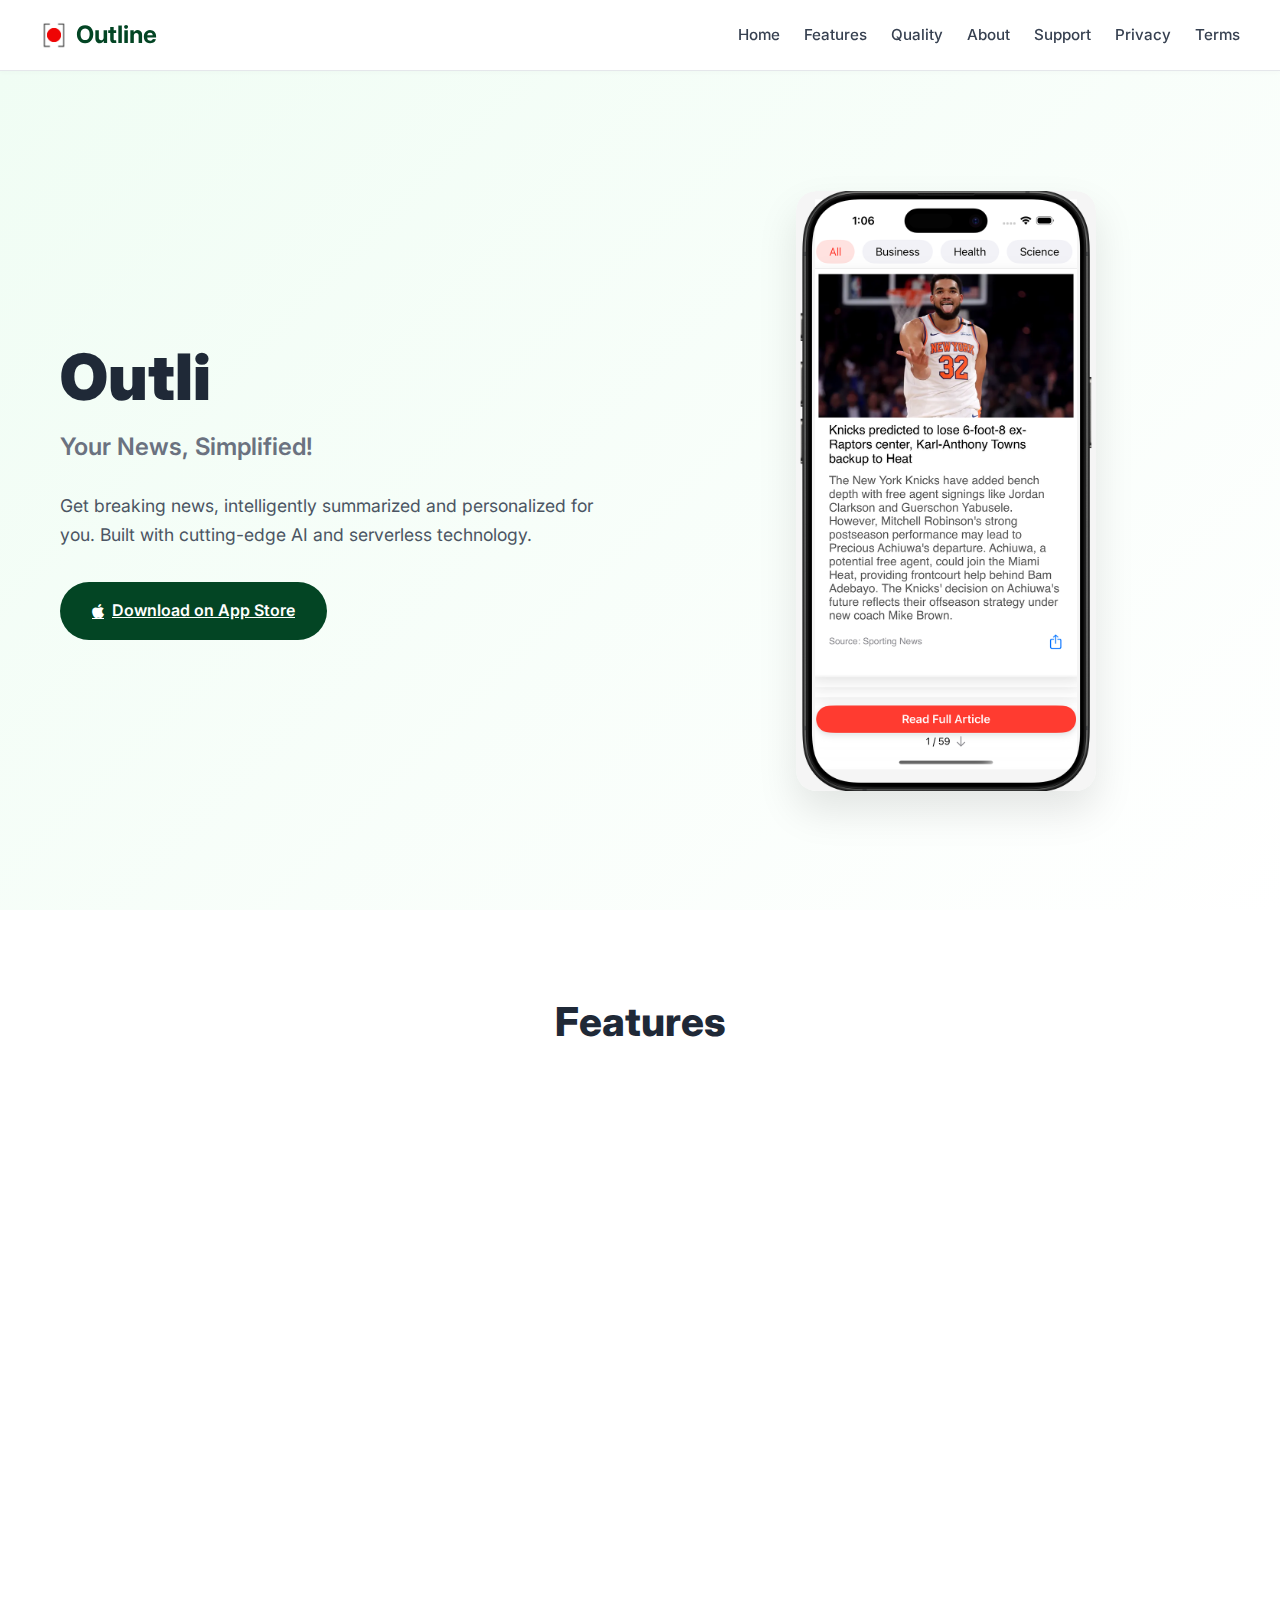
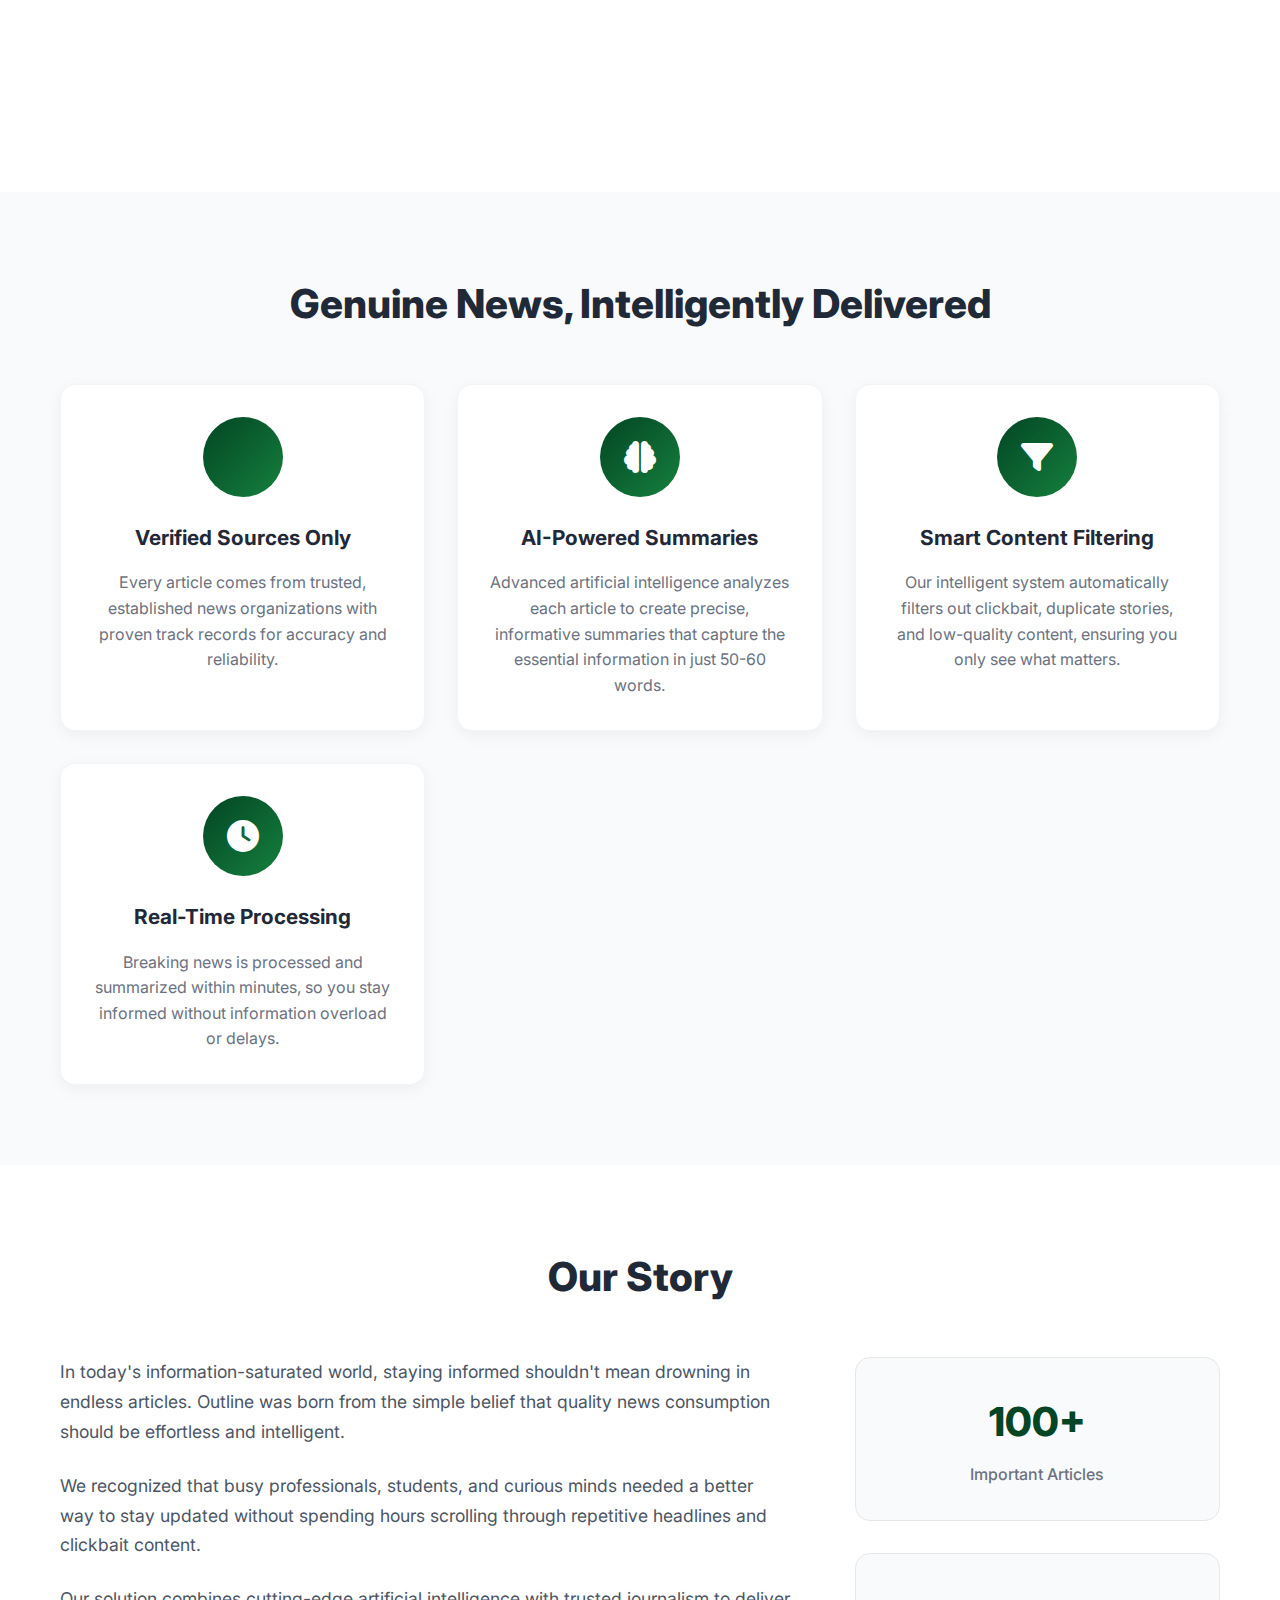
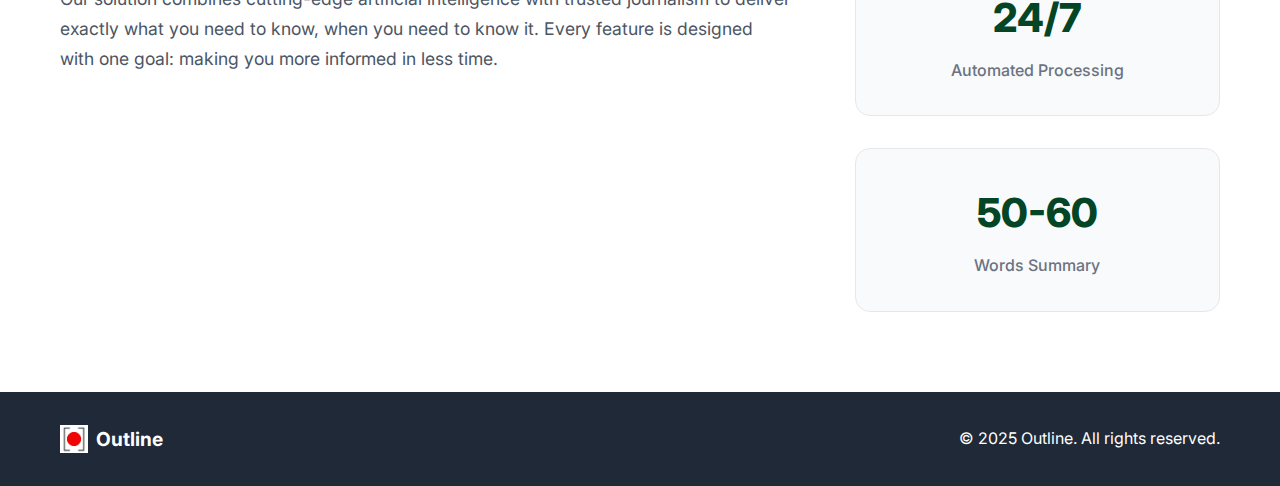
<file: index.html>
<!DOCTYPE html>
<html lang="en">
<head>
    <meta charset="UTF-8">
    <meta name="viewport" content="width=device-width, initial-scale=1.0">
    <title>Outline - AI-Powered News Aggregation</title>
    <link rel="stylesheet" href="style.css">
    <link href="https://fonts.googleapis.com/css2?family=Inter:wght@300;400;500;600;700;800;900&display=swap" rel="stylesheet">
    <link rel="stylesheet" href="https://cdnjs.cloudflare.com/ajax/libs/font-awesome/6.0.0/css/all.min.css">
</head>
<body>
    <!-- Navigation -->
    <nav class="navbar">
        <div class="nav-container">
            <div class="nav-logo">
                <img src="images/app_logo.png" alt="Outline Logo" class="nav-logo-img">
                <span>Outline</span>
            </div>
            <ul class="nav-menu">
                <li><a href="#home">Home</a></li>
                <li><a href="#features">Features</a></li>
                <li><a href="#quality">Quality</a></li>
                <li><a href="#about">About</a></li>
                <li><a href="/outline-website/support/">Support</a></li>
                <li><a href="/outline-website/privacy.html">Privacy</a></li>
                <li><a href="/outline-website/terms.html">Terms</a></li>
            </ul>
            <div class="hamburger">
                <span></span>
                <span></span>
                <span></span>
            </div>
        </div>
    </nav>

    <!-- Hero Section -->
    <section id="home" class="hero">
        <div class="hero-container">
            <div class="hero-content">
                <h1 class="hero-title">Outline</h1>
                <p class="hero-subtitle">Your News, Simplified!</p>
                <p class="hero-description">
                    Get breaking news, intelligently summarized and personalized for you. 
                    Built with cutting-edge AI and serverless technology.
                </p>
                <div class="hero-buttons">
                    <a href="https://apps.apple.com/us/app/outline-news/id6748889482" target="_blank" class="btn-primary">
                        <i class="fab fa-apple"></i>
                        Download on App Store
                    </a>
                </div>
            </div>
            <div class="hero-image">
                <div class="phone-mockup">
                    <div class="phone-screen">
                        <div class="screenshot-slideshow">
                            <img src="images/screenshot.png" alt="Outline App Screenshot 1" class="app-screenshot active">
                            <img src="images/screenshot_2.png" alt="Outline App Screenshot 2" class="app-screenshot">
                            <img src="images/screenshot_3.png" alt="Outline App Screenshot 3" class="app-screenshot">
                        </div>
                        <div class="slideshow-dots">
                            <span class="dot active" data-slide="0"></span>
                            <span class="dot" data-slide="1"></span>
                            <span class="dot" data-slide="2"></span>
                        </div>
                    </div>
                </div>
            </div>
        </div>
    </section>

    <!-- Features Section -->
    <section id="features" class="features">
        <div class="container">
            <h2 class="section-title">Features</h2>
            <div class="features-grid">
                <div class="feature-card">
                    <div class="feature-icon">
                        <i class="fas fa-brain"></i>
                    </div>
                    <h3>Smart News Curation</h3>
                    <p>Our AI filters through thousands of articles to bring you only the most relevant, trusted news from verified US sources.</p>
                </div>
                <div class="feature-card">
                    <div class="feature-icon">
                        <i class="fas fa-compress-alt"></i>
                    </div>
                    <h3>Intelligent Summaries</h3>
                    <p>Each article is processed through advanced AI to create concise, informative 50-60 word summaries.</p>
                </div>
                <div class="feature-card">
                    <div class="feature-icon">
                        <i class="fas fa-bolt"></i>
                    </div>
                    <h3>Real-time Updates</h3>
                    <p>Stay informed with breaking news across business, technology, health, science, and sports categories.</p>
                </div>
                <div class="feature-card">
                    <div class="feature-icon">
                        <i class="fas fa-download"></i>
                    </div>
                    <h3>Offline Reading</h3>
                    <p>Download articles for offline reading - perfect for commutes or travel without internet connection.</p>
                </div>
                <div class="feature-card">
                    <div class="feature-icon">
                        <i class="fas fa-user-cog"></i>
                    </div>
                    <h3>Personalization</h3>
                    <p>Tailored news feeds based on your reading patterns and preferences for a truly personalized experience.</p>
                </div>
                <div class="feature-card">
                    <div class="feature-icon">
                        <i class="fas fa-shield-alt"></i>
                    </div>
                    <h3>Trusted Sources</h3>
                    <p>Curated from verified, reputable news sources to ensure quality and reliability of information.</p>
                </div>
            </div>
        </div>
    </section>

    <!-- Quality & AI Section -->
    <section id="quality" class="quality">
        <div class="container">
            <h2 class="section-title">Genuine News, Intelligently Delivered</h2>
            <div class="quality-grid">
                <div class="quality-card">
                    <div class="quality-icon">
                        <i class="fas fa-shield-halved"></i>
                    </div>
                    <h3>Verified Sources Only</h3>
                    <p>Every article comes from trusted, established news organizations with proven track records for accuracy and reliability.</p>
                </div>
                <div class="quality-card">
                    <div class="quality-icon">
                        <i class="fas fa-brain"></i>
                    </div>
                    <h3>AI-Powered Summaries</h3>
                    <p>Advanced artificial intelligence analyzes each article to create precise, informative summaries that capture the essential information in just 50-60 words.</p>
                </div>
                <div class="quality-card">
                    <div class="quality-icon">
                        <i class="fas fa-filter"></i>
                    </div>
                    <h3>Smart Content Filtering</h3>
                    <p>Our intelligent system automatically filters out clickbait, duplicate stories, and low-quality content, ensuring you only see what matters.</p>
                </div>
                <div class="quality-card">
                    <div class="quality-icon">
                        <i class="fas fa-clock"></i>
                    </div>
                    <h3>Real-Time Processing</h3>
                    <p>Breaking news is processed and summarized within minutes, so you stay informed without information overload or delays.</p>
                </div>
            </div>
        </div>
    </section>

    <!-- About Section -->
    <section id="about" class="about">
        <div class="container">
            <h2 class="section-title">Our Story</h2>
            <div class="about-content">
                <div class="about-text">
                    <p>
                        In today's information-saturated world, staying informed shouldn't mean drowning in endless articles. 
                        Outline was born from the simple belief that quality news consumption should be effortless and intelligent.
                    </p>
                    <p>
                        We recognized that busy professionals, students, and curious minds needed a better way to stay updated 
                        without spending hours scrolling through repetitive headlines and clickbait content.
                    </p>
                    <p>
                        Our solution combines cutting-edge artificial intelligence with trusted journalism to deliver 
                        exactly what you need to know, when you need to know it. Every feature is designed with one goal: 
                        making you more informed in less time.
                    </p>
                </div>
                <div class="about-stats">
                    <div class="stat">
                        <h3>100+</h3>
                        <p>Important Articles</p>
                    </div>
                    <div class="stat">
                        <h3>24/7</h3>
                        <p>Automated Processing</p>
                    </div>
                    <div class="stat">
                        <h3>50-60</h3>
                        <p>Words Summary</p>
                    </div>
                </div>
            </div>
        </div>
    </section>


    <!-- Footer -->
    <footer class="footer">
        <div class="container">
            <div class="footer-content">
                <div class="footer-logo">
                    <img src="images/app_logo.png" alt="Outline Logo" class="footer-logo-img">
                    <span>Outline</span>
                </div>
                <p>&copy; 2025 Outline. All rights reserved.</p>
            </div>
        </div>
    </footer>

    <script src="script.js"></script>
</body>
</html>
</file>
<file: style.css>
/* Reset and Base Styles */
* {
    margin: 0;
    padding: 0;
    box-sizing: border-box;
}

body {
    font-family: 'Inter', -apple-system, BlinkMacSystemFont, 'Segoe UI', Roboto, sans-serif;
    line-height: 1.6;
    color: #1f2937;
    background-color: #ffffff;
}

.container {
    max-width: 1200px;
    margin: 0 auto;
    padding: 0 20px;
}

/* Navigation */
.navbar {
    position: sticky;
    top: 0;
    width: 100%;
    background: #ffffff;
    border-bottom: 1px solid #e5e7eb;
    z-index: 1000;
    padding: 16px 20px;
    box-shadow: 0 2px 4px rgba(0, 0, 0, 0.02);
}

.nav-container {
    max-width: 1200px;
    margin: 0 auto;
    display: flex;
    justify-content: space-between;
    align-items: center;
}

.nav-logo {
    display: flex;
    align-items: center;
    gap: 8px;
    font-size: 1.5rem;
    font-weight: 700;
    color: rgb(3, 69, 36);
    text-decoration: none;
}

.nav-logo-img {
    width: 28px;
    height: 28px;
    object-fit: contain;
}

.nav-menu {
    display: flex;
    list-style: none;
    gap: 2rem;
}

.nav-menu a {
    text-decoration: none;
    color: #374151;
    font-weight: 500;
    transition: color 0.3s ease;
}

.nav-menu a:hover {
    color: rgb(3, 69, 36);
}

.hamburger {
    display: none;
    flex-direction: column;
    cursor: pointer;
}

.hamburger span {
    width: 25px;
    height: 3px;
    background: #374151;
    margin: 3px 0;
    transition: 0.3s;
}

/* Hero Section */
.hero {
    padding: 80px 0;
    background: linear-gradient(135deg, #f0fdf4 0%, #ffffff 100%);
    min-height: calc(100vh - 61px); /* account for navbar height */
    display: flex;
    align-items: center;
}

.hero-container {
    max-width: 1200px;
    margin: 0 auto;
    padding: 0 20px;
    display: grid;
    grid-template-columns: 1fr 1fr;
    gap: 4rem;
    align-items: center;
}

.hero-title {
    font-size: 4rem;
    font-weight: 900;
    color: #1f2937;
    margin-bottom: 1rem;
    line-height: 1.1;
}

.hero-subtitle {
    font-size: 1.5rem;
    color: #6b7280;
    margin-bottom: 1.5rem;
    font-weight: 600;
}

.hero-description {
    font-size: 1.1rem;
    color: #4b5563;
    margin-bottom: 2rem;
    line-height: 1.7;
}

.hero-buttons {
    display: flex;
    gap: 1rem;
    flex-wrap: wrap;
}

.btn-primary {
    background: rgb(3, 69, 36);
    color: white;
    border: none;
    padding: 1rem 2rem;
    border-radius: 50px;
    font-size: 1rem;
    font-weight: 600;
    cursor: pointer;
    transition: all 0.3s ease;
    display: flex;
    align-items: center;
    gap: 0.5rem;
}

.btn-primary:hover {
    background: rgb(21, 128, 61);
    transform: translateY(-2px);
    box-shadow: 0 10px 25px rgba(3, 69, 36, 0.3);
}

.btn-secondary {
    background: transparent;
    color: rgb(3, 69, 36);
    border: 2px solid rgb(3, 69, 36);
    padding: 1rem 2rem;
    border-radius: 50px;
    font-size: 1rem;
    font-weight: 600;
    cursor: pointer;
    transition: all 0.3s ease;
    display: flex;
    align-items: center;
    gap: 0.5rem;
}

.btn-secondary:hover {
    background: rgb(3, 69, 36);
    color: white;
    transform: translateY(-2px);
}

/* Phone Mockup */
.phone-mockup {
    display: flex;
    justify-content: center;
    align-items: center;
}

.phone-screen {
    width: 300px;
    height: 600px;
    background: transparent;
    border-radius: 20px;
    padding: 0;
    box-shadow: 0 20px 40px rgba(0, 0, 0, 0.1);
    position: relative;
    overflow: hidden;
}

/* Billboard-style Screenshot Slideshow */
.screenshot-slideshow {
    position: relative;
    width: 100%;
    height: 100%;
    overflow: hidden;
    border-radius: 20px;
    box-shadow: 0 15px 40px rgba(0, 0, 0, 0.15);
}

.app-screenshot {
    position: absolute;
    top: 0;
    left: 0;
    width: 100%;
    height: 100%;
    object-fit: cover;
    border-radius: 20px;
    opacity: 0;
    transform: scale(1.05);
    transition: all 1.2s ease-in-out;
    filter: brightness(0.95);
}

.app-screenshot.active {
    opacity: 1;
    transform: scale(1);
    filter: brightness(1);
}

.app-screenshot.next {
    opacity: 0;
    transform: scale(1.05);
    z-index: 2;
}

.app-screenshot.entering {
    animation: smoothFadeIn 1.2s ease-in-out forwards;
}

.app-screenshot.exiting {
    animation: smoothFadeOut 1.2s ease-in-out forwards;
}

@keyframes smoothFadeIn {
    0% {
        opacity: 0;
        transform: scale(1.05);
        filter: brightness(0.95);
    }
    100% {
        opacity: 1;
        transform: scale(1);
        filter: brightness(1);
    }
}

@keyframes smoothFadeOut {
    0% {
        opacity: 1;
        transform: scale(1);
        filter: brightness(1);
    }
    100% {
        opacity: 0;
        transform: scale(0.95);
        filter: brightness(0.9);
    }
}

.slideshow-dots {
    position: absolute;
    bottom: -40px;
    left: 50%;
    transform: translateX(-50%);
    display: flex;
    gap: 12px;
    z-index: 10;
    padding: 8px 12px;
    background: rgba(0, 0, 0, 0.2);
    border-radius: 15px;
    backdrop-filter: blur(10px);
}

.dot {
    width: 10px;
    height: 10px;
    border-radius: 50%;
    background: rgba(255, 255, 255, 0.4);
    cursor: pointer;
    transition: all 0.3s cubic-bezier(0.4, 0, 0.2, 1);
    position: relative;
    overflow: hidden;
}

.dot::before {
    content: '';
    position: absolute;
    top: 50%;
    left: 50%;
    width: 0;
    height: 0;
    background: rgb(3, 69, 36);
    border-radius: 50%;
    transform: translate(-50%, -50%);
    transition: all 0.3s cubic-bezier(0.4, 0, 0.2, 1);
}

.dot:hover {
    background: rgba(255, 255, 255, 0.7);
    transform: scale(1.2);
}

.dot.active {
    background: rgba(255, 255, 255, 0.9);
    transform: scale(1.3);
}

.dot.active::before {
    width: 100%;
    height: 100%;
}

.app-header {
    background: #ffffff;
    border-radius: 20px 20px 0 0;
    padding: 20px;
    margin-bottom: 10px;
}

.category-tabs {
    display: flex;
    gap: 10px;
    overflow-x: auto;
}

.tab {
    padding: 8px 16px;
    background: #f3f4f6;
    border-radius: 20px;
    font-size: 0.8rem;
    font-weight: 500;
    color: #6b7280;
    white-space: nowrap;
}

.tab.active {
    background: rgba(3, 69, 36, 0.15);
    color: rgb(3, 69, 36);
}

.article-card {
    background: #ffffff;
    border-radius: 15px;
    overflow: hidden;
    margin-top: 10px;
}

.article-image {
    height: 150px;
    background: linear-gradient(45deg, #f3f4f6, #e5e7eb);
    position: relative;
}

.article-image::after {
    content: '';
    position: absolute;
    top: 50%;
    left: 50%;
    transform: translate(-50%, -50%);
    width: 40px;
    height: 40px;
    background: rgb(3, 69, 36);
    border-radius: 50%;
    opacity: 0.1;
}

.article-content {
    padding: 15px;
}

.article-content h3 {
    font-size: 0.9rem;
    font-weight: 700;
    color: #1f2937;
    margin-bottom: 8px;
    line-height: 1.3;
}

.article-content p {
    font-size: 0.8rem;
    color: #6b7280;
    margin-bottom: 10px;
    line-height: 1.4;
}

.article-meta {
    display: flex;
    justify-content: space-between;
    font-size: 0.7rem;
    color: #9ca3af;
}

/* Features Section */
.features {
    padding: 80px 0;
    background: #ffffff;
}

.section-title {
    text-align: center;
    font-size: 2.5rem;
    font-weight: 800;
    color: #1f2937;
    margin-bottom: 3rem;
}

.features-grid {
    display: grid;
    grid-template-columns: repeat(auto-fit, minmax(350px, 1fr));
    gap: 2rem;
}

.feature-card {
    background: #ffffff;
    padding: 2rem;
    border-radius: 20px;
    box-shadow: 0 4px 20px rgba(0, 0, 0, 0.08);
    transition: transform 0.3s ease, box-shadow 0.3s ease;
    border: 1px solid #f3f4f6;
}

.feature-card:hover {
    transform: translateY(-5px);
    box-shadow: 0 10px 30px rgba(0, 0, 0, 0.12);
}

.feature-icon {
    width: 60px;
    height: 60px;
    background: linear-gradient(135deg, rgb(3, 69, 36), rgb(21, 128, 61));
    border-radius: 15px;
    display: flex;
    align-items: center;
    justify-content: center;
    margin-bottom: 1.5rem;
}

.feature-icon i {
    font-size: 1.5rem;
    color: white;
}

.feature-card h3 {
    font-size: 1.3rem;
    font-weight: 700;
    color: #1f2937;
    margin-bottom: 1rem;
}

.feature-card p {
    color: #6b7280;
    line-height: 1.6;
}

/* Quality Section */
.quality {
    padding: 80px 0;
    background: #f9fafb;
}

.quality-grid {
    display: grid;
    grid-template-columns: repeat(auto-fit, minmax(280px, 1fr));
    gap: 2rem;
}

.quality-card {
    background: #ffffff;
    padding: 2rem;
    border-radius: 15px;
    text-align: center;
    box-shadow: 0 4px 15px rgba(0, 0, 0, 0.05);
    transition: transform 0.3s ease;
    border: 1px solid #f3f4f6;
}

.quality-card:hover {
    transform: translateY(-5px);
    box-shadow: 0 10px 30px rgba(0, 0, 0, 0.1);
}

.quality-icon {
    width: 80px;
    height: 80px;
    background: linear-gradient(135deg, rgb(3, 69, 36), rgb(21, 128, 61));
    border-radius: 50%;
    display: flex;
    align-items: center;
    justify-content: center;
    margin: 0 auto 1.5rem;
}

.quality-icon i {
    font-size: 2rem;
    color: white;
}

.quality-card h3 {
    font-size: 1.3rem;
    font-weight: 700;
    color: #1f2937;
    margin-bottom: 1rem;
}

.quality-card p {
    color: #6b7280;
    line-height: 1.6;
    font-size: 1rem;
}

/* About Section */
.about {
    padding: 80px 0;
    background: #ffffff;
}

.about-content {
    display: grid;
    grid-template-columns: 2fr 1fr;
    gap: 4rem;
    align-items: start;
}

.about-text p {
    font-size: 1.1rem;
    color: #4b5563;
    margin-bottom: 1.5rem;
    line-height: 1.7;
}

.about-stats {
    display: flex;
    flex-direction: column;
    gap: 2rem;
}

.stat {
    text-align: center;
    padding: 2rem;
    background: #f9fafb;
    border-radius: 15px;
    border: 1px solid #e5e7eb;
}

.stat h3 {
    font-size: 2.5rem;
    font-weight: 800;
    color: rgb(3, 69, 36);
    margin-bottom: 0.5rem;
}

.stat p {
    color: #6b7280;
    font-weight: 500;
}

/* Contact Section */
.contact {
    padding: 80px 0;
    background: linear-gradient(135deg, rgb(3, 69, 36) 0%, rgb(21, 128, 61) 100%);
    color: white;
}

.contact-content {
    text-align: center;
}

.contact-info h3 {
    font-size: 2rem;
    font-weight: 700;
    margin-bottom: 1rem;
}

.contact-info p {
    font-size: 1.1rem;
    margin-bottom: 2rem;
    opacity: 0.9;
}

.contact-buttons {
    display: flex;
    gap: 1rem;
    justify-content: center;
    flex-wrap: wrap;
}

.contact .btn-primary {
    background: white;
    color: rgb(3, 69, 36);
}

.contact .btn-primary:hover {
    background: #f3f4f6;
    color: rgb(3, 69, 36);
}

.contact .btn-secondary {
    background: transparent;
    color: white;
    border: 2px solid white;
}

.contact .btn-secondary:hover {
    background: white;
    color: rgb(3, 69, 36);
}

/* Footer */
.footer {
    background: #1f2937;
    color: white;
    padding: 2rem 0;
    text-align: center;
}

.footer-content {
    display: flex;
    justify-content: space-between;
    align-items: center;
    flex-wrap: wrap;
    gap: 1rem;
}

.footer-logo {
    display: flex;
    align-items: center;
    font-size: 1.2rem;
    font-weight: 700;
}

.footer-logo-img {
    width: 28px;
    height: 28px;
    margin-right: 0.5rem;
    object-fit: contain;
}

/* Responsive Design */
@media (max-width: 768px) {
    .hamburger {
        display: flex;
    }

    .nav-menu {
        display: none;
    }

    .hero-container {
        grid-template-columns: 1fr;
        text-align: center;
    }

    .hero-title {
        font-size: 3rem;
    }

    .hero-buttons {
        justify-content: center;
    }

    .features-grid {
        grid-template-columns: 1fr;
    }

    .quality-grid {
        grid-template-columns: 1fr;
    }

    .about-content {
        grid-template-columns: 1fr;
    }

    .contact-buttons {
        flex-direction: column;
        align-items: center;
    }

    .footer-content {
        flex-direction: column;
    }

    .phone-screen {
        width: 250px;
        height: 500px;
    }
}

@media (max-width: 480px) {
    .hero-title {
        font-size: 2.5rem;
    }

    .section-title {
        font-size: 2rem;
    }

    .phone-screen {
        width: 200px;
        height: 400px;
    }
}

/* Support and Subpages */
main.container {
    padding-top: 80px;
    padding-bottom: 60px;
}

main.container h1 {
    font-size: 2.5rem;
    font-weight: 800;
    color: #1f2937;
    margin-bottom: 1rem;
}

main.container h2 {
    font-size: 1.8rem;
    font-weight: 700;
    color: #1f2937;
    margin-top: 2rem;
    margin-bottom: 1rem;
}

main.container h3 {
    font-size: 1.3rem;
    font-weight: 600;
    color: #374151;
    margin-top: 1.5rem;
    margin-bottom: 0.5rem;
}

main.container p {
    color: #4b5563;
    line-height: 1.6;
    margin-bottom: 1rem;
}

main.container ul {
    list-style-type: disc;
    margin-left: 1.5rem;
    margin-bottom: 1rem;
}

main.container li {
    color: #4b5563;
    line-height: 1.6;
    margin-bottom: 0.5rem;
}

main.container a {
    color: rgb(3, 69, 36);
    text-decoration: none;
    font-weight: 500;
}

main.container a:hover {
    text-decoration: underline;
}

/* Make the navbar menu more compact on subpages */
.nav-menu {
    gap: 1.5rem;
}

.nav-menu a {
    font-size: 0.95rem;
}
</file>
